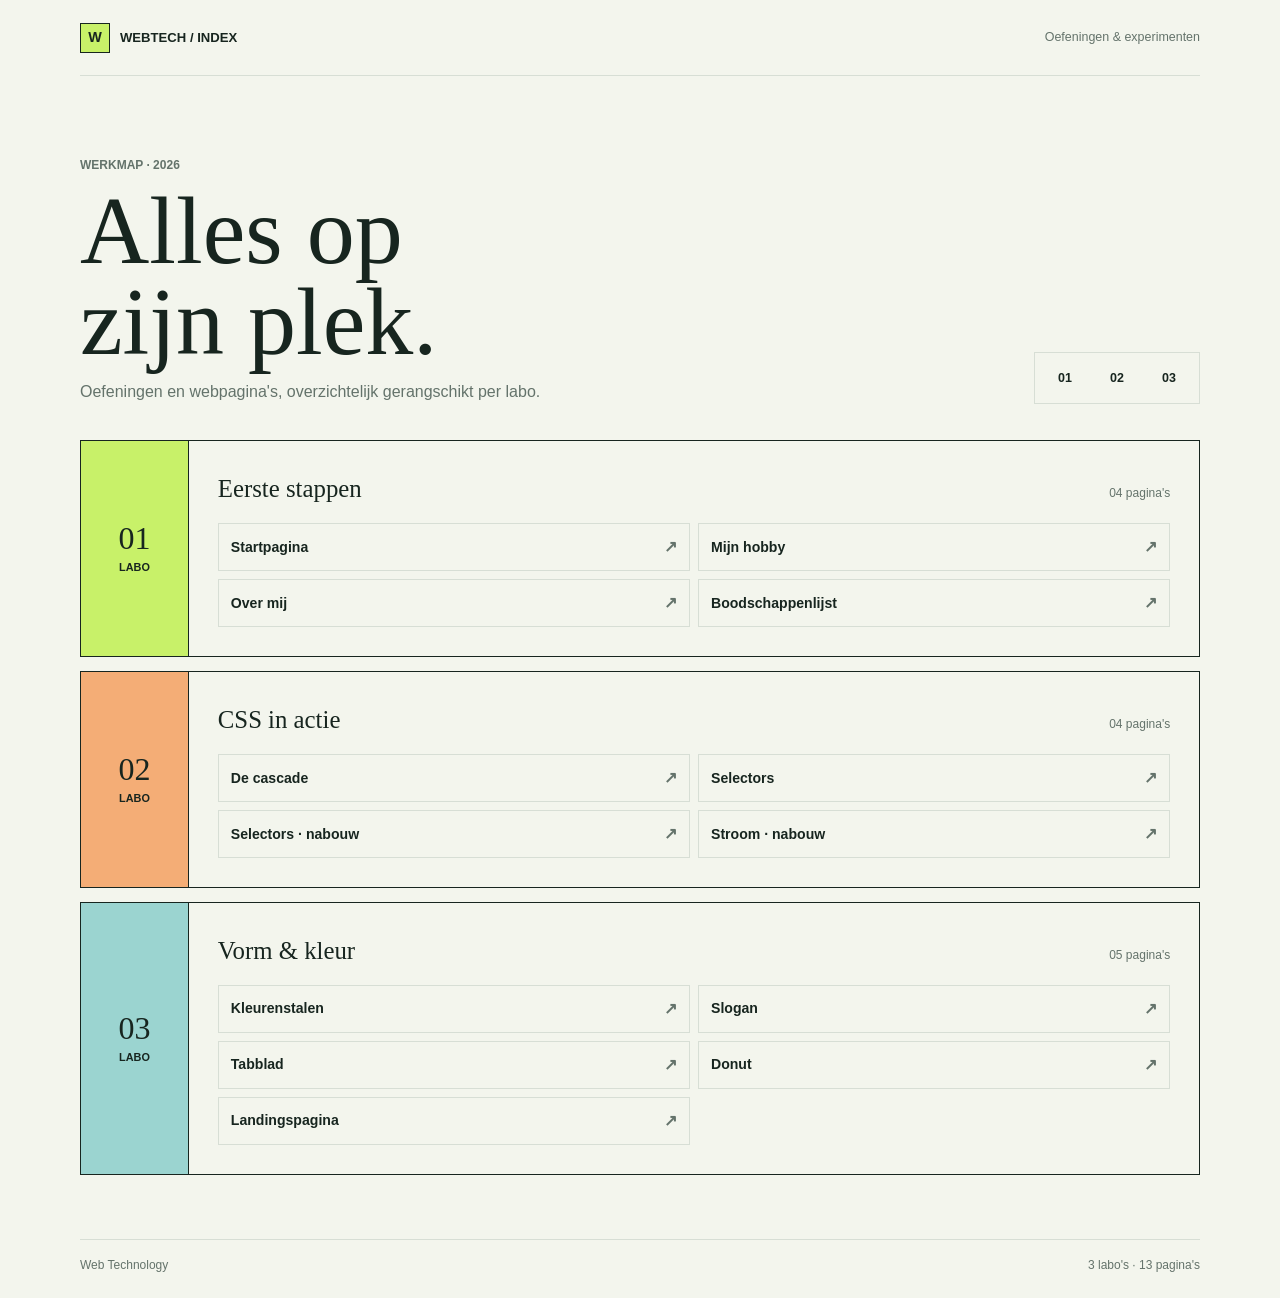
<file: index.html>
<!doctype html>
<html lang="nl">
	<head>
		<meta charset="utf-8" />
		<meta name="viewport" content="width=device-width, initial-scale=1" />
		<meta name="theme-color" content="#f3f5ed" />
		<title>Webtech — oefeningen</title>
		<style>
			:root {
				color-scheme: light;
				--paper: #f3f5ed;
				--ink: #17251f;
				--muted: #64736b;
				--line: #d7ded5;
				--green: #c8f169;
				--orange: #ef7655;
				--blue: #4a91a0;
			}

			* {
				box-sizing: border-box;
			}

			html {
				scroll-behavior: smooth;
				scroll-padding-top: 1.5rem;
			}

			body {
				margin: 0;
				background-color: var(--paper);
				background-image: radial-gradient(#c9d3c9 0.7px, transparent 0.7px);
				background-size: 16px 16px;
				color: var(--ink);
				font-family: "Avenir Next", Avenir, "Trebuchet MS", sans-serif;
				line-height: 1.5;
			}

			a {
				color: inherit;
			}

			a:focus-visible {
				outline: 3px solid var(--blue);
				outline-offset: 4px;
			}

			.page-shell {
				width: min(100% - 40px, 1120px);
				margin-inline: auto;
			}

			.masthead {
				display: flex;
				align-items: center;
				justify-content: space-between;
				min-height: 76px;
				border-bottom: 1px solid var(--line);
			}

			.wordmark {
				display: inline-flex;
				align-items: center;
				gap: 10px;
				font-size: 0.82rem;
				font-weight: 800;
				text-decoration: none;
				text-transform: uppercase;
			}

			.mark {
				display: grid;
				width: 30px;
				aspect-ratio: 1;
				place-items: center;
				background: var(--green);
				border: 1px solid var(--ink);
				font-size: 0.9rem;
			}

			.masthead-note {
				color: var(--muted);
				font-size: 0.78rem;
			}

			.intro {
				display: grid;
				grid-template-columns: minmax(0, 1fr) auto;
				align-items: end;
				gap: 2rem;
				padding-block: clamp(2.5rem, 7vw, 5rem) 2.25rem;
			}

			.eyebrow {
				margin: 0 0 0.7rem;
				color: var(--muted);
				font-size: 0.75rem;
				font-weight: 700;
				text-transform: uppercase;
			}

			h1,
			h2,
			p {
				margin-top: 0;
			}

			h1 {
				max-width: 650px;
				margin-bottom: 0.8rem;
				font-family: Georgia, "Times New Roman", serif;
				font-size: clamp(3rem, 8vw, 6rem);
				font-weight: 500;
				line-height: 0.95;
			}

			.intro-copy {
				max-width: 480px;
				margin-bottom: 0;
				color: var(--muted);
				font-size: 1rem;
			}

			.quick-nav {
				display: flex;
				align-items: center;
				gap: 8px;
				padding: 8px;
				border: 1px solid var(--line);
				background: var(--paper);
			}

			.quick-nav a {
				min-width: 44px;
				padding: 8px 10px;
				font-size: 0.78rem;
				font-weight: 700;
				text-align: center;
				text-decoration: none;
			}

			.quick-nav a:hover {
				background: var(--green);
			}

			.lab-list {
				display: grid;
				gap: 14px;
				padding-bottom: 4rem;
			}

			.lab {
				display: grid;
				grid-template-columns: 108px minmax(0, 1fr);
				border: 1px solid var(--ink);
				background: var(--paper);
				animation: arrive 450ms both;
			}

			.lab:nth-child(2) {
				animation-delay: 80ms;
			}

			.lab:nth-child(3) {
				animation-delay: 160ms;
			}

			.lab-index {
				display: flex;
				flex-direction: column;
				align-items: center;
				justify-content: center;
				gap: 0.3rem;
				padding: 1rem;
				border-right: 1px solid var(--ink);
				background: var(--green);
			}

			.lab:nth-child(2) .lab-index {
				background: #f4ad76;
			}

			.lab:nth-child(3) .lab-index {
				background: #9bd4d0;
			}

			.lab-index span:first-child {
				font-family: Georgia, "Times New Roman", serif;
				font-size: 2rem;
				line-height: 1;
			}

			.lab-index span:last-child {
				font-size: 0.68rem;
				font-weight: 800;
				text-transform: uppercase;
			}

			.lab-content {
				min-width: 0;
				padding: clamp(1.15rem, 3vw, 1.8rem);
			}

			.lab-heading {
				display: flex;
				align-items: baseline;
				justify-content: space-between;
				gap: 1rem;
				margin-bottom: 1rem;
			}

			.lab-heading h2 {
				margin-bottom: 0;
				font-family: Georgia, "Times New Roman", serif;
				font-size: 1.55rem;
				font-weight: 500;
			}

			.count {
				flex: 0 0 auto;
				color: var(--muted);
				font-size: 0.75rem;
			}

			.links {
				display: grid;
				grid-template-columns: repeat(2, minmax(0, 1fr));
				gap: 8px;
				margin: 0;
				padding: 0;
				list-style: none;
			}

			.links a {
				display: flex;
				align-items: center;
				justify-content: space-between;
				gap: 12px;
				min-height: 48px;
				padding: 10px 12px;
				border: 1px solid var(--line);
				font-size: 0.88rem;
				font-weight: 650;
				text-decoration: none;
				transition: border-color 150ms ease, background-color 150ms ease, transform 150ms ease;
			}

			.links a::after {
				color: var(--muted);
				content: "↗";
				font-size: 1rem;
			}

			.links a:hover {
				transform: translateY(-2px);
				border-color: var(--ink);
				background: var(--green);
			}

			.footer {
				display: flex;
				justify-content: space-between;
				gap: 1rem;
				padding-block: 1rem 1.5rem;
				border-top: 1px solid var(--line);
				color: var(--muted);
				font-size: 0.75rem;
			}

			@keyframes arrive {
				from {
					opacity: 0;
					transform: translateY(10px);
				}
				to {
					opacity: 1;
					transform: translateY(0);
				}
			}

			@media (max-width: 650px) {
				.page-shell {
					width: min(100% - 28px, 1120px);
				}

				.masthead-note {
					font-size: 0.7rem;
				}

				.intro {
					grid-template-columns: 1fr;
					gap: 1.4rem;
				}

				.quick-nav {
					width: fit-content;
				}

				.lab {
					grid-template-columns: 62px minmax(0, 1fr);
				}

				.lab-index {
					padding: 0.5rem;
				}

				.lab-index span:first-child {
					font-size: 1.5rem;
				}

				.lab-index span:last-child {
					font-size: 0.58rem;
				}

				.links {
					grid-template-columns: 1fr;
				}

				.footer {
					flex-direction: column;
					gap: 0.2rem;
				}
			}

			@media (prefers-reduced-motion: reduce) {
				*,
				*::before,
				*::after {
					scroll-behavior: auto !important;
					animation-duration: 0.01ms !important;
					animation-iteration-count: 1 !important;
					transition-duration: 0.01ms !important;
				}
			}
		</style>
	</head>
	<body>
		<div class="page-shell">
			<header class="masthead">
				<a class="wordmark" href="#top" aria-label="Webtech startpagina">
					<span class="mark" aria-hidden="true">W</span>
					<span>Webtech / index</span>
				</a>
				<span class="masthead-note">Oefeningen &amp; experimenten</span>
			</header>

			<main id="top">
				<section class="intro" aria-labelledby="page-title">
					<div>
						<p class="eyebrow">Werkmap · 2026</p>
						<h1 id="page-title">Alles op<br />zijn plek.</h1>
						<p class="intro-copy">Oefeningen en webpagina's, overzichtelijk gerangschikt per labo.</p>
					</div>
					<nav class="quick-nav" aria-label="Spring naar een labo">
						<a href="#labo-01">01</a>
						<a href="#labo-02">02</a>
						<a href="#labo-03">03</a>
					</nav>
				</section>

				<div class="lab-list">
					<section class="lab" id="labo-01" aria-labelledby="labo-01-title">
						<div class="lab-index" aria-hidden="true"><span>01</span><span>Labo</span></div>
						<div class="lab-content">
							<div class="lab-heading">
								<h2 id="labo-01-title">Eerste stappen</h2>
								<span class="count">04 pagina's</span>
							</div>
							<ul class="links">
								<li><a href="labo-01/index.html">Startpagina</a></li>
								<li><a href="labo-01/hobby.html">Mijn hobby</a></li>
								<li><a href="labo-01/over-mij.html">Over mij</a></li>
								<li><a href="labo-01/boodschappenlijst.html">Boodschappenlijst</a></li>
							</ul>
						</div>
					</section>

					<section class="lab" id="labo-02" aria-labelledby="labo-02-title">
						<div class="lab-index" aria-hidden="true"><span>02</span><span>Labo</span></div>
						<div class="lab-content">
							<div class="lab-heading">
								<h2 id="labo-02-title">CSS in actie</h2>
								<span class="count">04 pagina's</span>
							</div>
							<ul class="links">
								<li><a href="labo-02/cascade/index.html">De cascade</a></li>
								<li><a href="labo-02/selectors/index.html">Selectors</a></li>
								<li><a href="labo-02/selectors/nabouw/index.html">Selectors · nabouw</a></li>
								<li><a href="labo-02/nabouw/index.html">Stroom · nabouw</a></li>
							</ul>
						</div>
					</section>

					<section class="lab" id="labo-03" aria-labelledby="labo-03-title">
						<div class="lab-index" aria-hidden="true"><span>03</span><span>Labo</span></div>
						<div class="lab-content">
							<div class="lab-heading">
								<h2 id="labo-03-title">Vorm &amp; kleur</h2>
								<span class="count">05 pagina's</span>
							</div>
							<ul class="links">
								<li><a href="labo-03/kleuren/index.html">Kleurenstalen</a></li>
								<li><a href="labo-03/slogan/index.html">Slogan</a></li>
								<li><a href="labo-03/tabblad/index.html">Tabblad</a></li>
								<li><a href="labo-03/donut/index.html">Donut</a></li>
								<li><a href="labo-03/landing/index.html">Landingspagina</a></li>
							</ul>
						</div>
					</section>
				</div>
			</main>

			<footer class="footer">
				<span>Web Technology</span>
				<span>3 labo's · 13 pagina's</span>
			</footer>
		</div>
	</body>
</html>
</file>
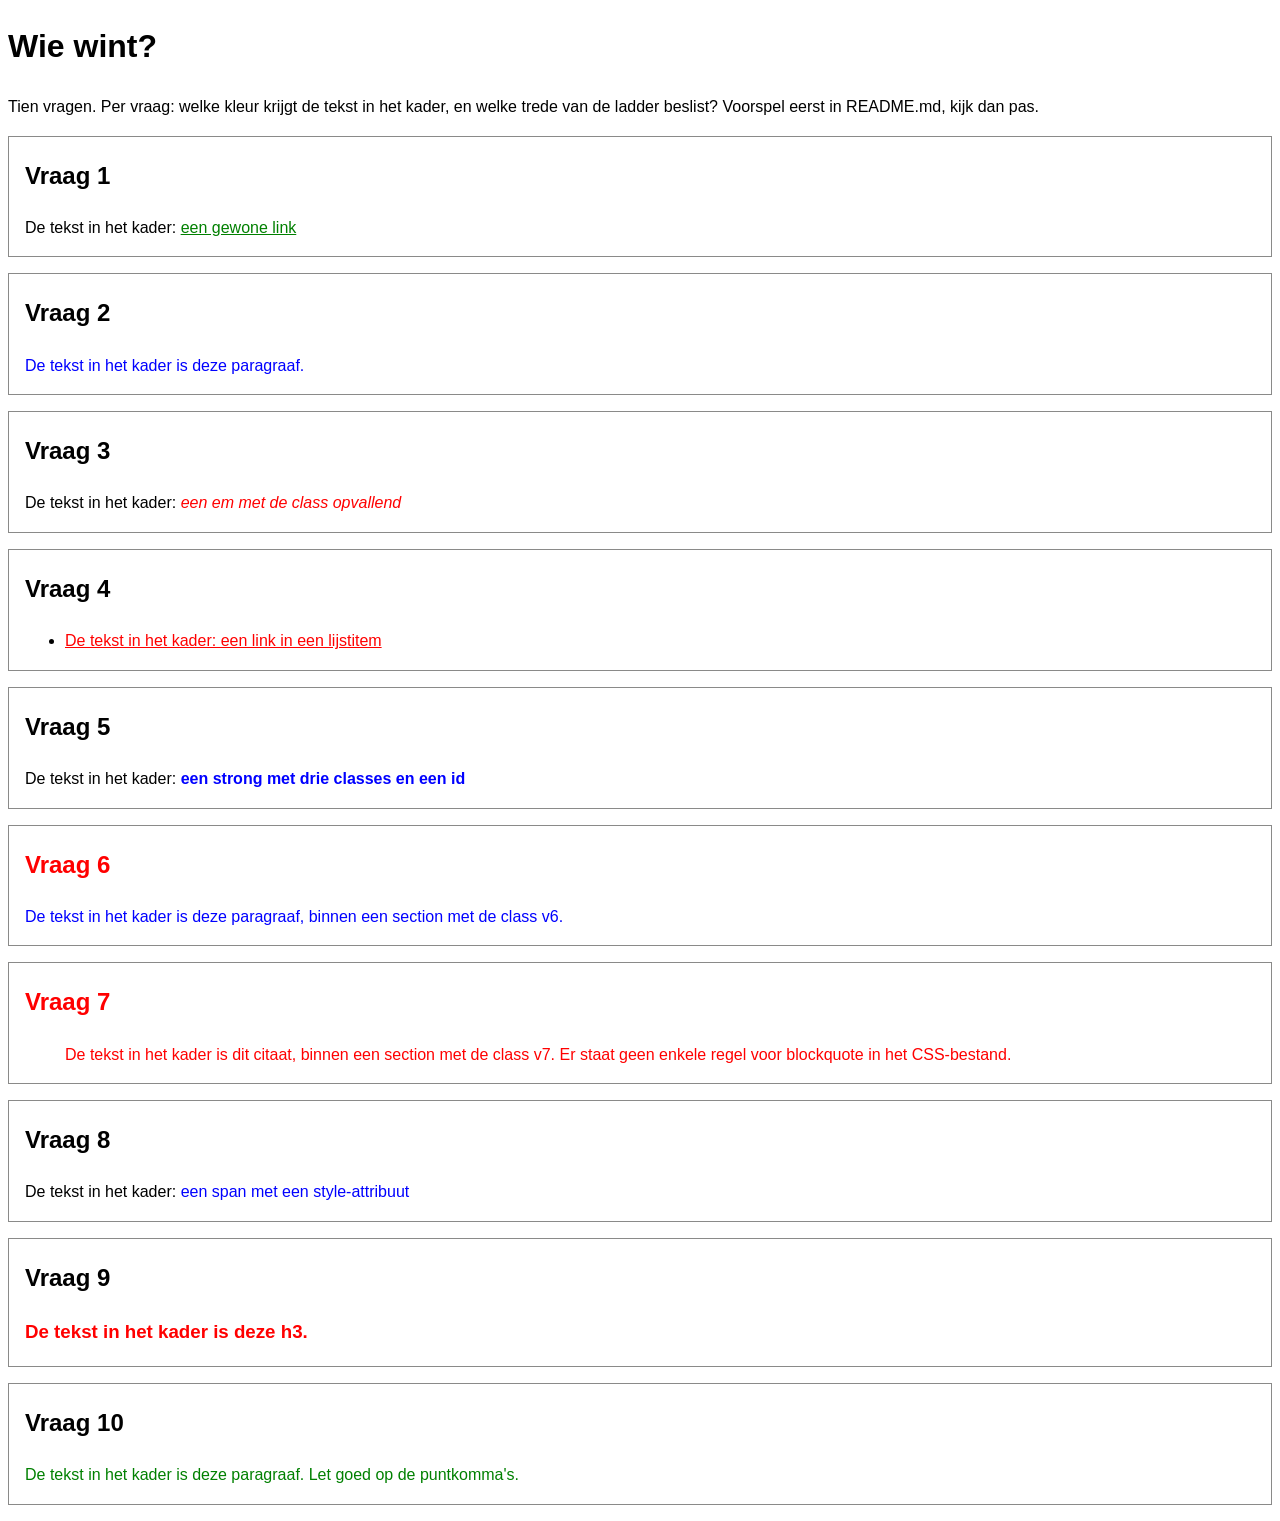
<file: labo-02/cascade/index.html>
<!-- index.html - oefening 3: voorspel, dan kijk. Wijzig dit bestand niet. -->
<!doctype html>
<html lang="nl">
  <head>
    <meta charset="utf-8">
    <meta name="viewport" content="width=device-width, initial-scale=1">
    <title>Wie wint? Tien vragen over de cascade</title>
    <link rel="stylesheet" href="css/stijl.css">
  </head>
  <body>
    <h1>Wie wint?</h1>
    <p>Tien vragen. Per vraag: welke kleur krijgt de tekst in het kader, en welke trede van de ladder beslist? Voorspel eerst in README.md, kijk dan pas.</p>

    <section class="vraag v1">
      <h2>Vraag 1</h2>
      <p>De tekst in het kader: <a href="#">een gewone link</a></p>
    </section>

    <section class="vraag v2">
      <h2>Vraag 2</h2>
      <p class="v2-tekst">De tekst in het kader is deze paragraaf.</p>
    </section>

    <section class="vraag v3">
      <h2>Vraag 3</h2>
      <p>De tekst in het kader: <em class="opvallend">een em met de class opvallend</em></p>
    </section>

    <section class="vraag v4">
      <h2>Vraag 4</h2>
      <ul>
        <li><a href="#">De tekst in het kader: een link in een lijstitem</a></li>
      </ul>
    </section>

    <section class="vraag v5">
      <h2>Vraag 5</h2>
      <p>De tekst in het kader: <strong class="een twee drie" id="v5-tekst">een strong met drie classes en een id</strong></p>
    </section>

    <section class="vraag v6">
      <h2>Vraag 6</h2>
      <p class="v6-tekst">De tekst in het kader is deze paragraaf, binnen een section met de class v6.</p>
    </section>

    <section class="vraag v7">
      <h2>Vraag 7</h2>
      <blockquote>De tekst in het kader is dit citaat, binnen een section met de class v7. Er staat geen enkele regel voor blockquote in het CSS-bestand.</blockquote>
    </section>

    <section class="vraag v8">
      <h2>Vraag 8</h2>
      <p>De tekst in het kader: <span class="v8-tekst" style="color: blue">een span met een style-attribuut</span></p>
    </section>

    <section class="vraag v9">
      <h2>Vraag 9</h2>
      <h3 class="v9-tekst">De tekst in het kader is deze h3.</h3>
    </section>

    <section class="vraag v10">
      <h2>Vraag 10</h2>
      <p class="v10-tekst">De tekst in het kader is deze paragraaf. Let goed op de puntkomma's.</p>
    </section>
  </body>
</html>
</file>
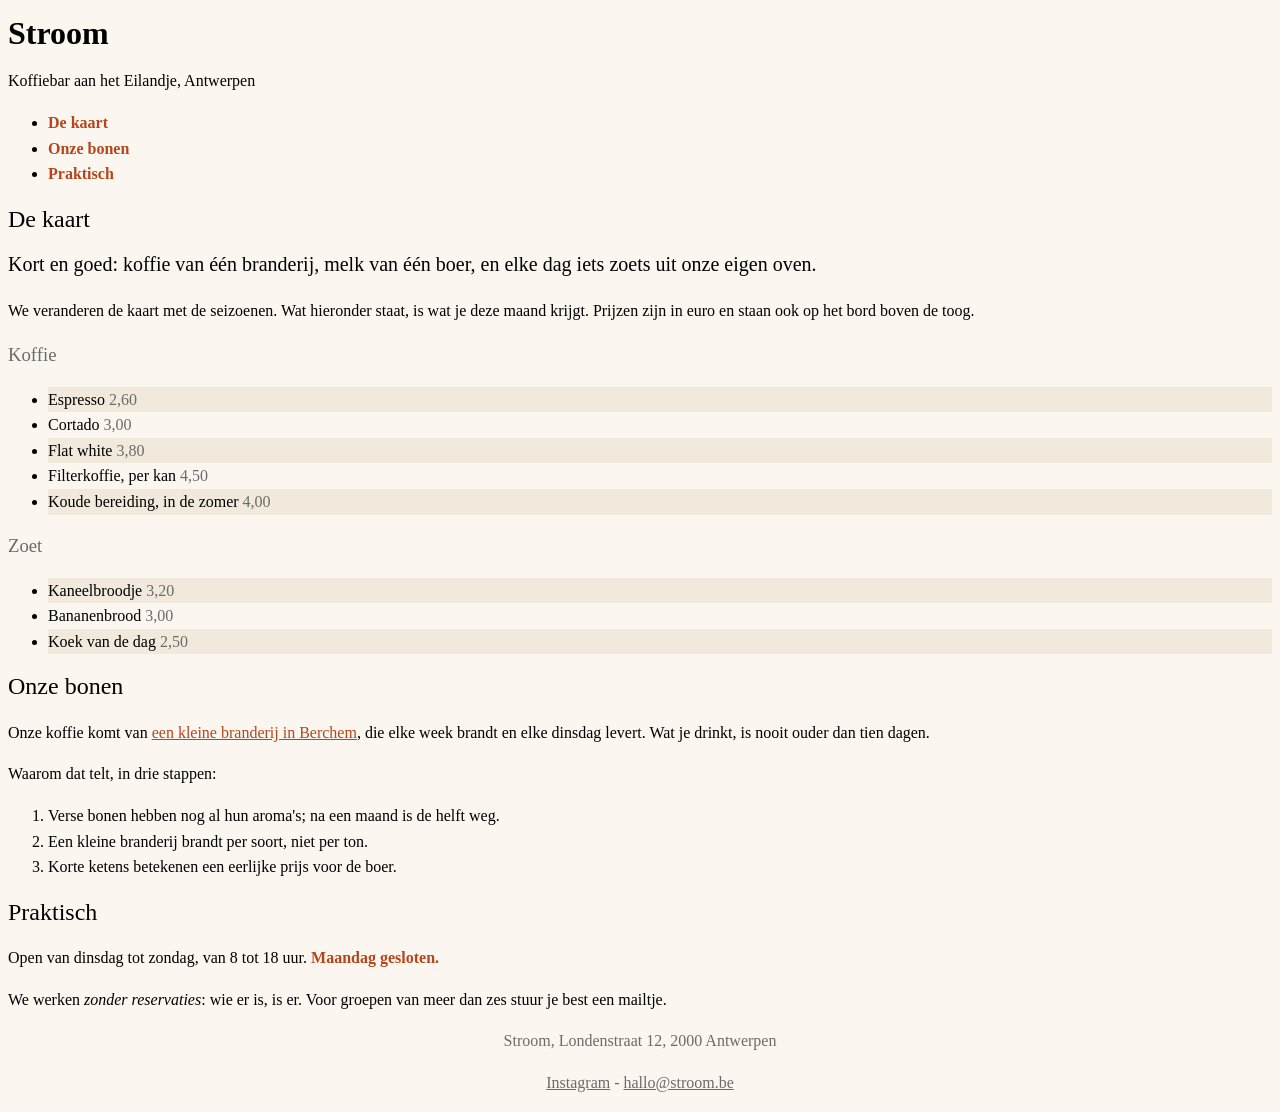
<file: labo-02/nabouw/index.html>
<!-- index.html - nabouw labo 2. Dit bestand mag je NIET wijzigen: geen class erbij, geen element verplaatst, geen style-attribuut. Jij schrijft css/stijl.css. -->
<!--
  Wat het screenshot niet kan tonen (hover en focus):
  - links in de navigatie: accentkleur, vet, geen onderstreping;
    bij hover en focus: inktkleur en onderstreept
  - links in main: accentkleur, onderstreept;
    bij hover en focus: papierkleur op een achtergrond in de accentkleur
  - links in de footer: gedempte kleur; bij hover en focus: accentkleur
-->
<!doctype html>
<html lang="nl">
  <head>
    <meta charset="utf-8">
    <meta name="viewport" content="width=device-width, initial-scale=1">
    <title>Stroom - koffiebar aan het Eilandje</title>
    <link rel="stylesheet" href="css/stijl.css">
  </head>
  <body>
    <header>
      <h1>Stroom</h1>
      <p class="slogan">Koffiebar aan het Eilandje, Antwerpen</p>
      <nav>
        <ul>
          <li><a href="#kaart">De kaart</a></li>
          <li><a href="#bonen">Onze bonen</a></li>
          <li><a href="#praktisch">Praktisch</a></li>
        </ul>
      </nav>
    </header>

    <main>
      <article>
        <h2 id="kaart">De kaart</h2>
        <p class="intro">Kort en goed: koffie van één branderij, melk van één boer, en elke dag iets zoets uit onze eigen oven.</p>
        <p>We veranderen de kaart met de seizoenen. Wat hieronder staat, is wat je deze maand krijgt. Prijzen zijn in euro en staan ook op het bord boven de toog.</p>

        <h3>Koffie</h3>
        <ul class="kaart">
          <li>Espresso <span class="prijs">2,60</span></li>
          <li>Cortado <span class="prijs">3,00</span></li>
          <li>Flat white <span class="prijs">3,80</span></li>
          <li>Filterkoffie, per kan <span class="prijs">4,50</span></li>
          <li>Koude bereiding, in de zomer <span class="prijs">4,00</span></li>
        </ul>

        <h3>Zoet</h3>
        <ul class="kaart">
          <li>Kaneelbroodje <span class="prijs">3,20</span></li>
          <li>Bananenbrood <span class="prijs">3,00</span></li>
          <li>Koek van de dag <span class="prijs">2,50</span></li>
        </ul>

        <h2 id="bonen">Onze bonen</h2>
        <p>Onze koffie komt van <a href="https://www.example.be">een kleine branderij in Berchem</a>, die elke week brandt en elke dinsdag levert. Wat je drinkt, is nooit ouder dan tien dagen.</p>
        <p>Waarom dat telt, in drie stappen:</p>
        <ol>
          <li>Verse bonen hebben nog al hun aroma's; na een maand is de helft weg.</li>
          <li>Een kleine branderij brandt per soort, niet per ton.</li>
          <li>Korte ketens betekenen een eerlijke prijs voor de boer.</li>
        </ol>

        <h2 id="praktisch">Praktisch</h2>
        <p>Open van dinsdag tot zondag, van 8 tot 18 uur. <strong>Maandag gesloten.</strong></p>
        <p>We werken <em>zonder reservaties</em>: wie er is, is er. Voor groepen van meer dan zes stuur je best een mailtje.</p>
      </article>
    </main>

    <footer>
      <p>Stroom, Londenstraat 12, 2000 Antwerpen</p>
      <p><a href="https://www.instagram.com">Instagram</a> - <a href="mailto:hallo@stroom.be">hallo@stroom.be</a></p>
    </footer>
  </body>
</html>
</file>
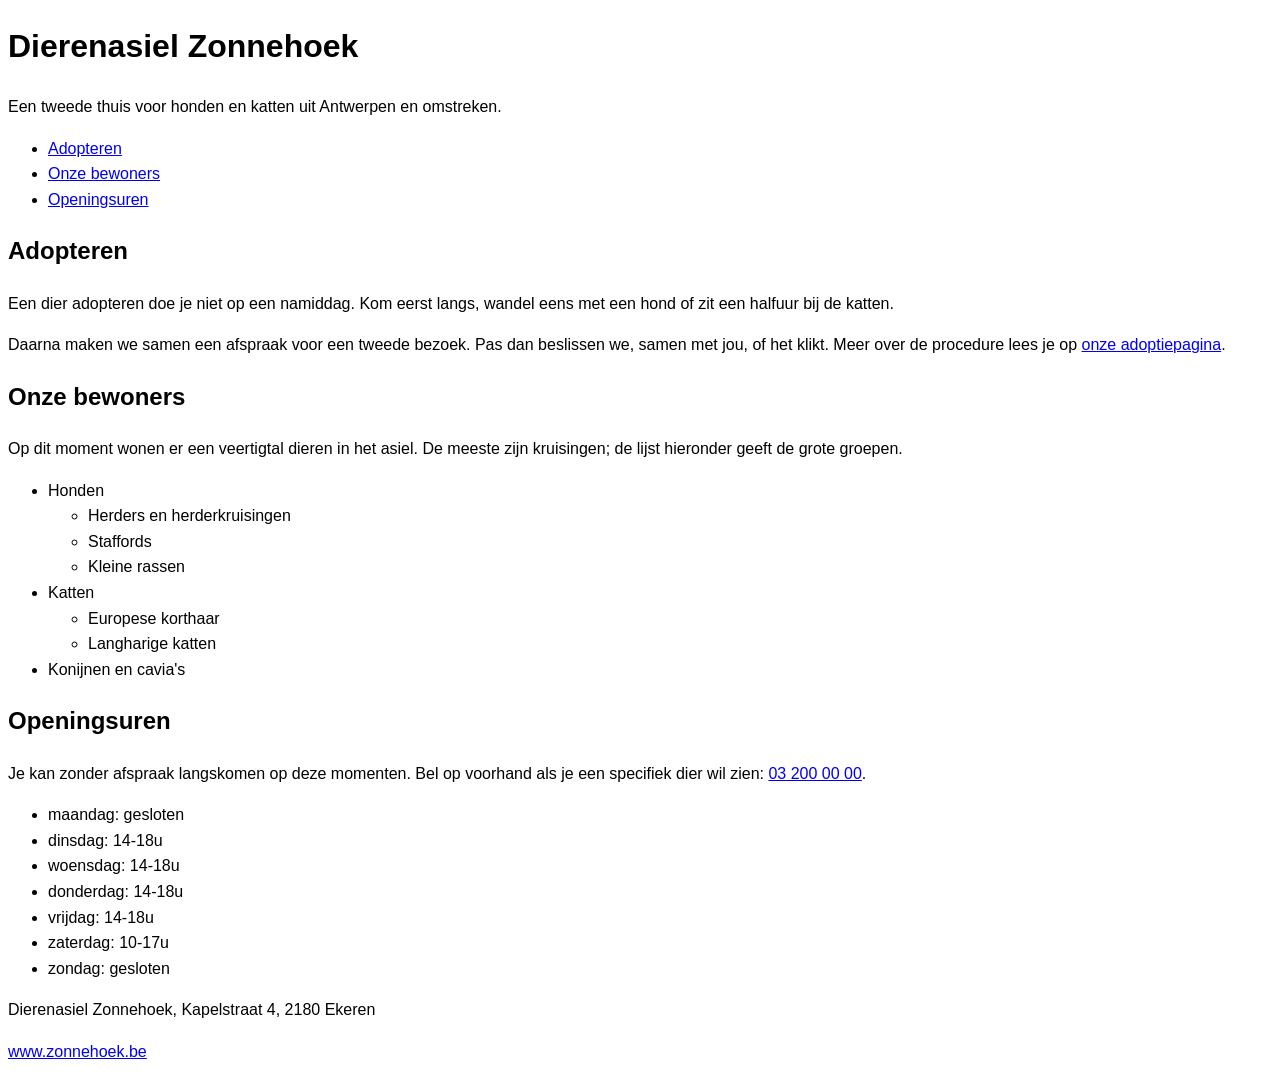
<file: labo-02/selectors/index.html>
<!-- index.html - oefening 2: selectors. Wijzig dit bestand niet; alles wat je nodig hebt, staat erin. -->
<!doctype html>
<html lang="nl">
  <head>
    <meta charset="utf-8">
    <meta name="viewport" content="width=device-width, initial-scale=1">
    <title>Dierenasiel Zonnehoek</title>
    <link rel="stylesheet" href="css/stijl.css">
  </head>
  <body>
    <header>
      <h1>Dierenasiel Zonnehoek</h1>
      <p class="slogan">Een tweede thuis voor honden en katten uit Antwerpen en omstreken.</p>
      <nav>
        <ul>
          <li><a href="#adopteren">Adopteren</a></li>
          <li><a href="#rassen">Onze bewoners</a></li>
          <li><a href="#uren">Openingsuren</a></li>
        </ul>
      </nav>
    </header>

    <main>
      <article>
        <h2 id="adopteren">Adopteren</h2>
        <p class="intro">Een dier adopteren doe je niet op een namiddag. Kom eerst langs, wandel eens met een hond of zit een halfuur bij de katten.</p>
        <p>Daarna maken we samen een afspraak voor een tweede bezoek. Pas dan beslissen we, samen met jou, of het klikt. Meer over de procedure lees je op <a href="https://www.zonnehoek.be/adoptie">onze adoptiepagina</a>.</p>

        <h2 id="rassen">Onze bewoners</h2>
        <p>Op dit moment wonen er een veertigtal dieren in het asiel. De meeste zijn kruisingen; de lijst hieronder geeft de grote groepen.</p>
        <ul class="rassen">
          <li>Honden
            <ul>
              <li>Herders en herderkruisingen</li>
              <li>Staffords</li>
              <li>Kleine rassen</li>
            </ul>
          </li>
          <li>Katten
            <ul>
              <li>Europese korthaar</li>
              <li>Langharige katten</li>
            </ul>
          </li>
          <li>Konijnen en cavia's</li>
        </ul>

        <h2 id="uren">Openingsuren</h2>
        <p>Je kan zonder afspraak langskomen op deze momenten. Bel op voorhand als je een specifiek dier wil zien: <a href="tel:+3232000000">03 200 00 00</a>.</p>
        <ul class="uren">
          <li>maandag: gesloten</li>
          <li>dinsdag: 14-18u</li>
          <li>woensdag: 14-18u</li>
          <li>donderdag: 14-18u</li>
          <li>vrijdag: 14-18u</li>
          <li>zaterdag: 10-17u</li>
          <li>zondag: gesloten</li>
        </ul>
      </article>
    </main>

    <footer>
      <p>Dierenasiel Zonnehoek, Kapelstraat 4, 2180 Ekeren</p>
      <p><a href="https://www.zonnehoek.be">www.zonnehoek.be</a></p>
    </footer>
  </body>
</html>
</file>
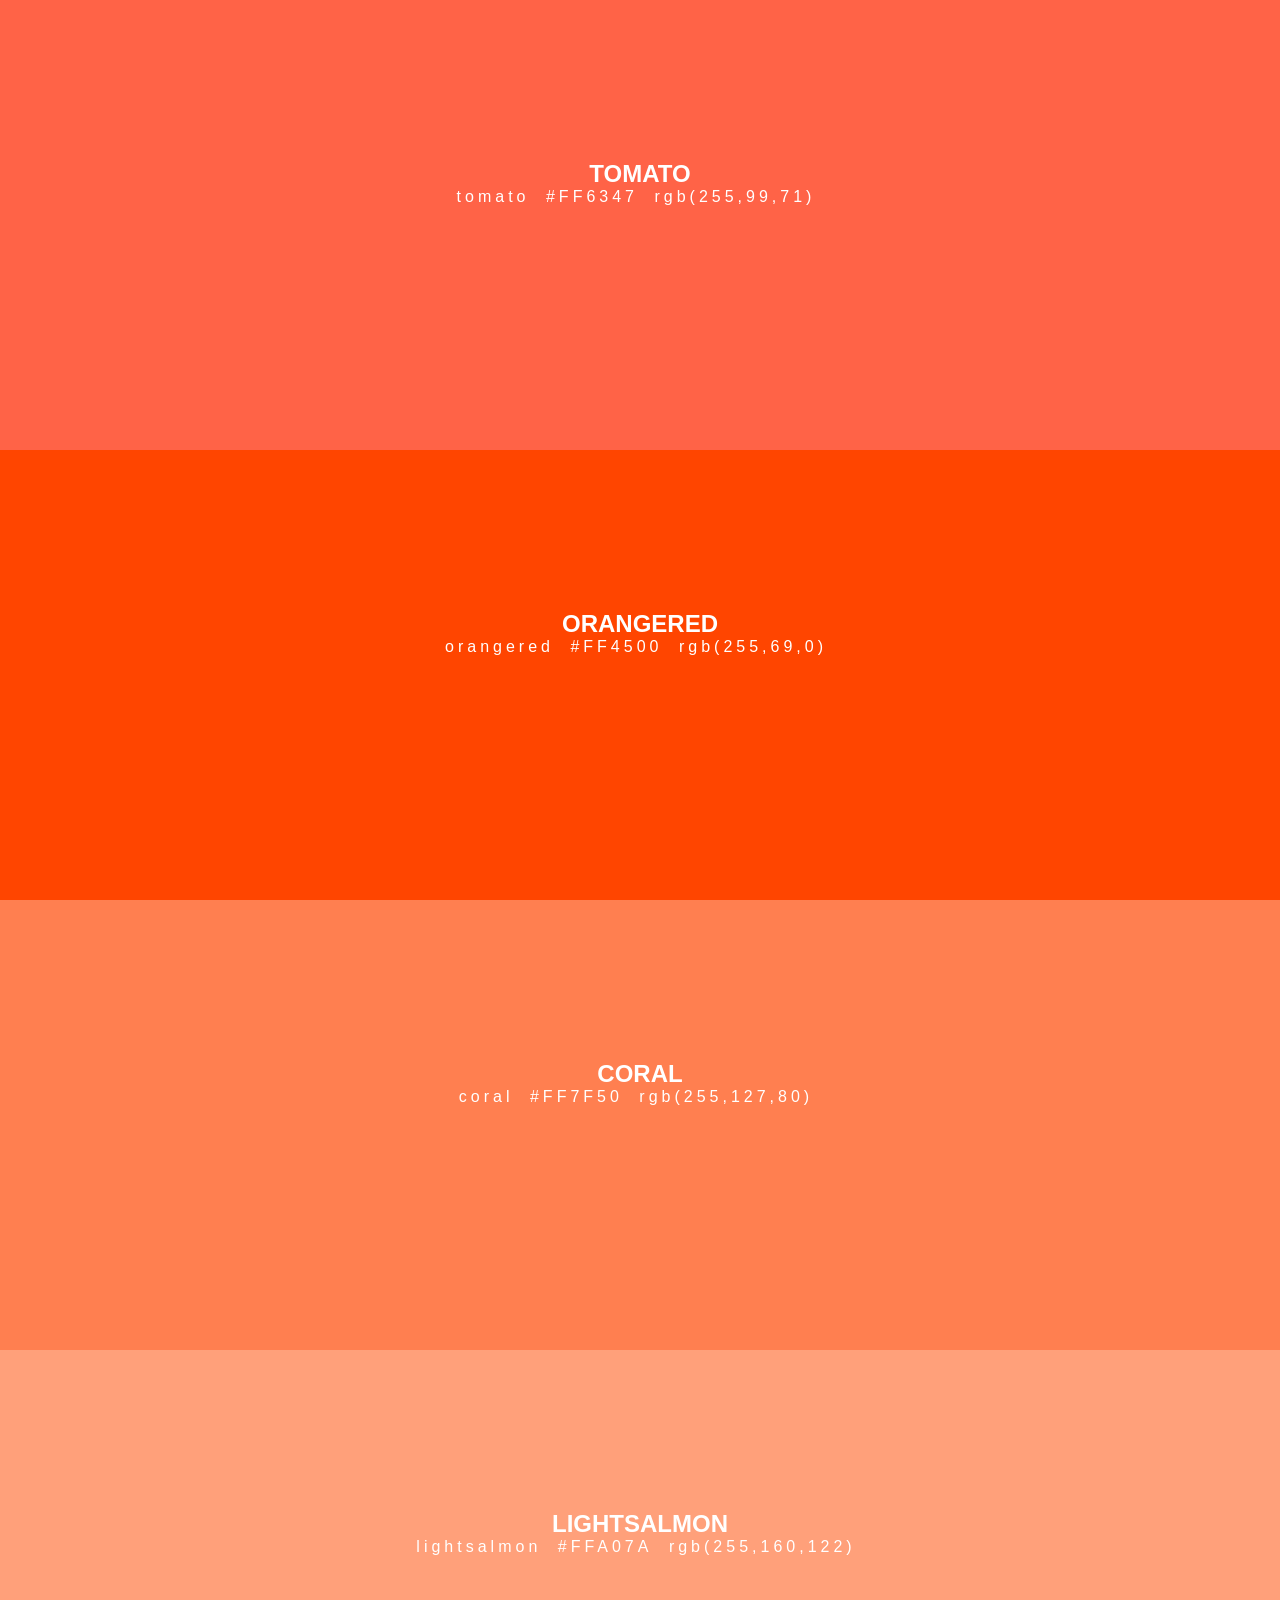
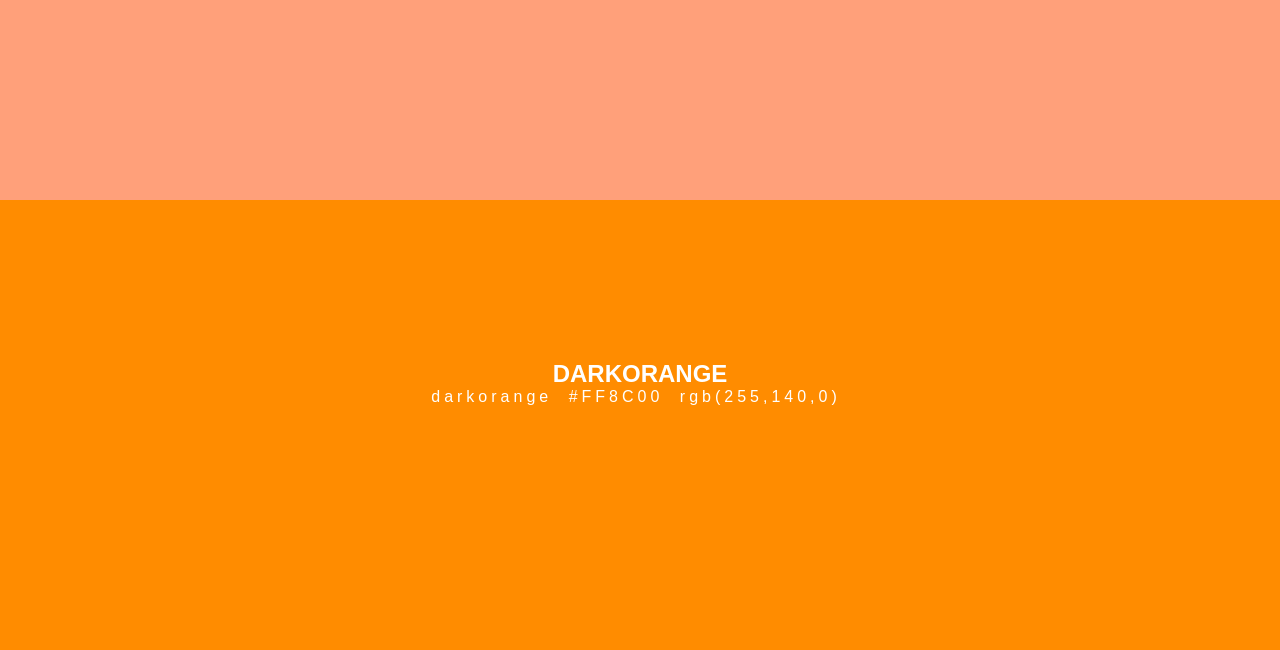
<file: labo-03/kleuren/index.html>
<!doctype html>
<html lang="en">
<head>
  <meta charset="utf-8">
  <meta name="viewport" content="width=device-width, initial-scale=1">
  <title>Labo 3 - Kleurenstalen</title>
  <link rel="stylesheet" href="css/reset.css">
  <link rel="stylesheet" href="css/stijl.css">
</head>
<body>
  <!-- Do not change this file. Write your CSS in css/stijl.css. -->
  <ul>
    <li class="tomato">
      <h2>TOMATO</h2>
      <p class="codes"><span>tomato</span> <span>#FF6347</span> <span>rgb(255,99,71)</span></p>
    </li>
    <li class="orangered">
      <h2>ORANGERED</h2>
      <p class="codes"><span>orangered</span> <span>#FF4500</span> <span>rgb(255,69,0)</span></p>
    </li>
    <li class="coral">
      <h2>CORAL</h2>
      <p class="codes"><span>coral</span> <span>#FF7F50</span> <span>rgb(255,127,80)</span></p>
    </li>
    <li class="lightsalmon">
      <h2>LIGHTSALMON</h2>
      <p class="codes"><span>lightsalmon</span> <span>#FFA07A</span> <span>rgb(255,160,122)</span></p>
    </li>
    <li class="darkorange">
      <h2>DARKORANGE</h2>
      <p class="codes"><span>darkorange</span> <span>#FF8C00</span> <span>rgb(255,140,0)</span></p>
    </li>
  </ul>
</body>
</html>
</file>
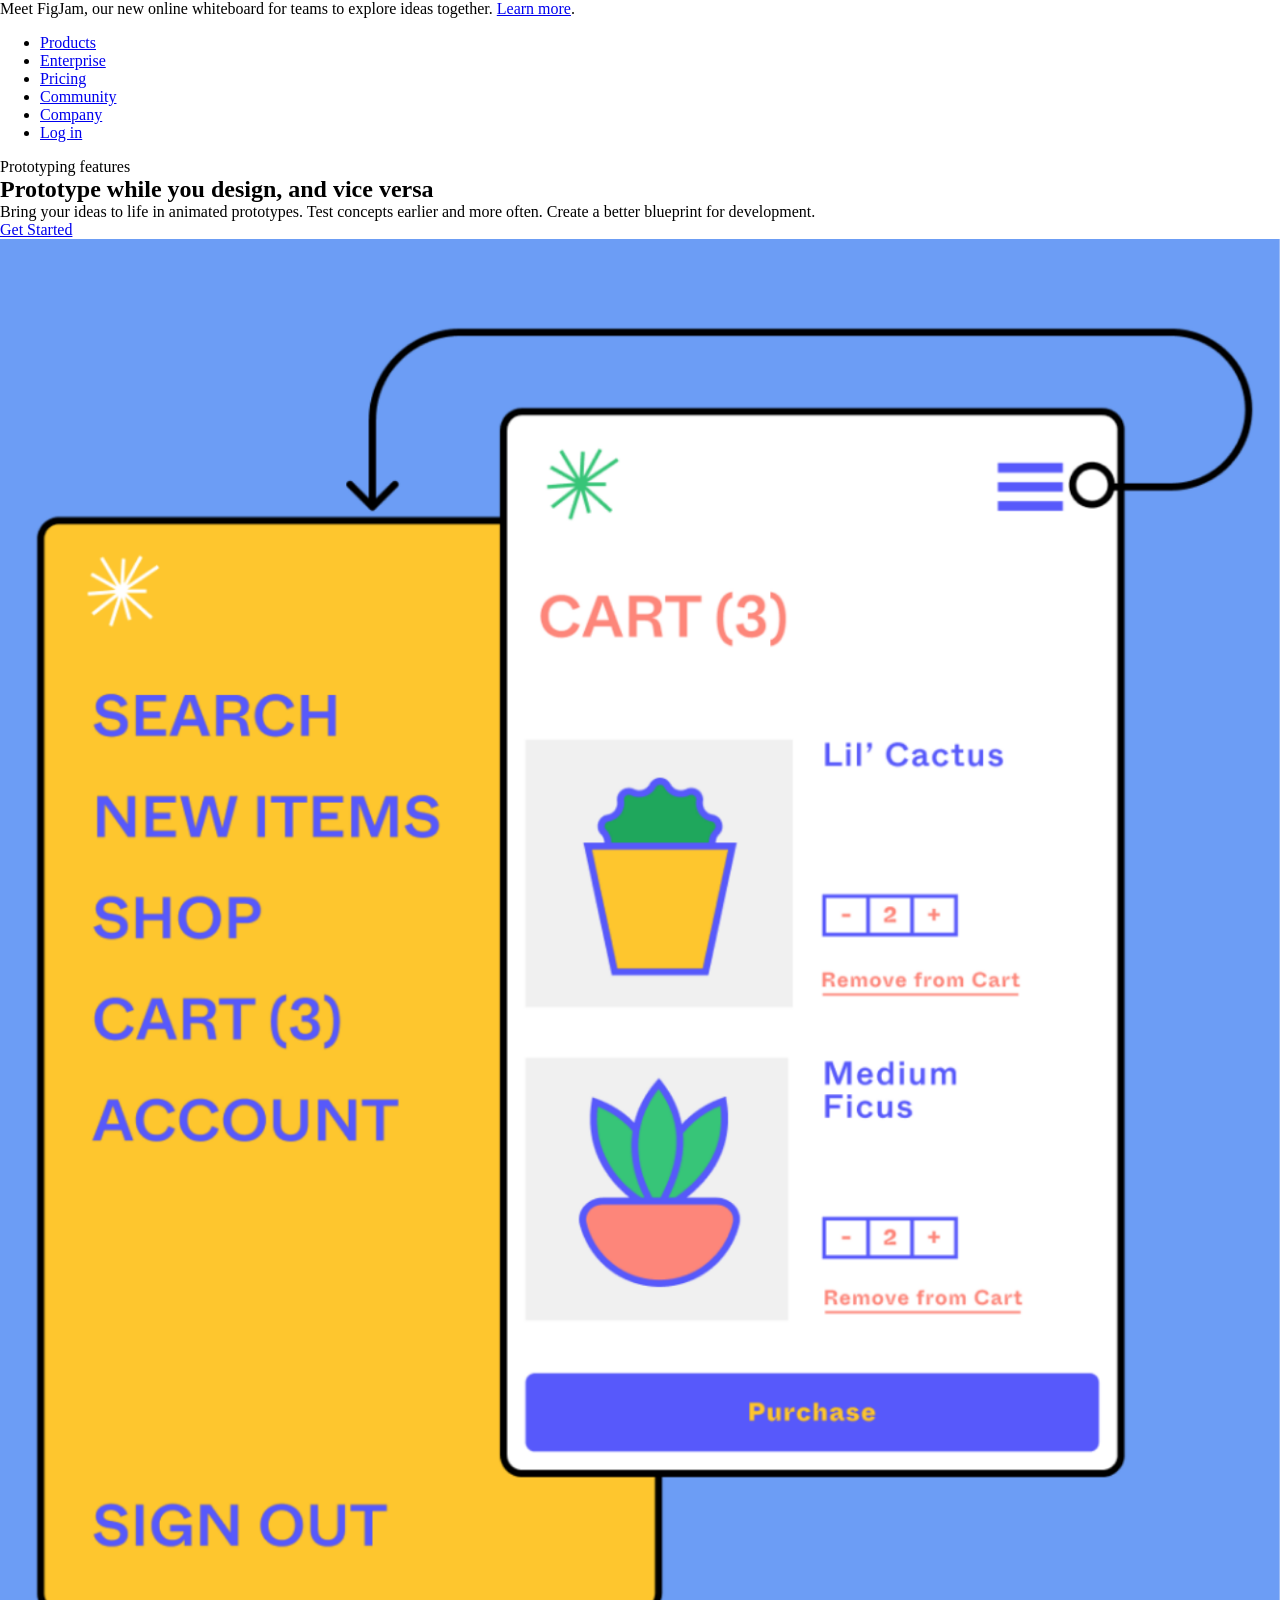
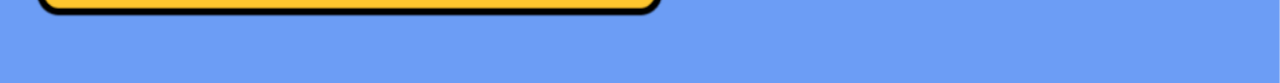
<file: labo-03/landing/index.html>
<!doctype html>
<html lang="en">
<head>
  <meta charset="utf-8">
  <meta name="viewport" content="width=device-width, initial-scale=1">
  <title>Labo 3 - Landingspagina</title>
  <link rel="stylesheet" href="css/reset.css">
  <link rel="stylesheet" href="css/stijl.css">
</head>
<body>
  <!-- Do not change this file. Write your CSS in css/stijl.css.
       Not visible in the screenshot: on :hover and :focus the links in the
       banner and in the navigation get an underline, and the button turns
       dark grey (#333333) instead of black. -->
  <div class="banner">
    <p>Meet FigJam, our new online whiteboard for teams to explore ideas together. <a href="#">Learn more</a>.</p>
  </div>
  <header>
    <nav>
      <ul>
        <li><a href="#">Products</a></li>
        <li><a href="#">Enterprise</a></li>
        <li><a href="#">Pricing</a></li>
        <li><a href="#">Community</a></li>
        <li><a href="#">Company</a></li>
        <li><a href="#">Log in</a></li>
      </ul>
    </nav>
  </header>
  <main>
    <article>
      <p class="bovenkop">Prototyping features</p>
      <h1>Prototype while you design, and vice versa</h1>
      <p>Bring your ideas to life in animated prototypes. Test concepts earlier and more often. Create a better blueprint for development.</p>
      <a href="#" class="knop">Get Started</a>
    </article><!-- no whitespace between these two tags: see syllabus 3.7 --><div class="afbeelding">
      <img src="afbeeldingen/prototype.png" alt="Prototype of a plant shop: a yellow menu panel next to a white cart screen">
    </div>
  </main>
</body>
</html>
</file>
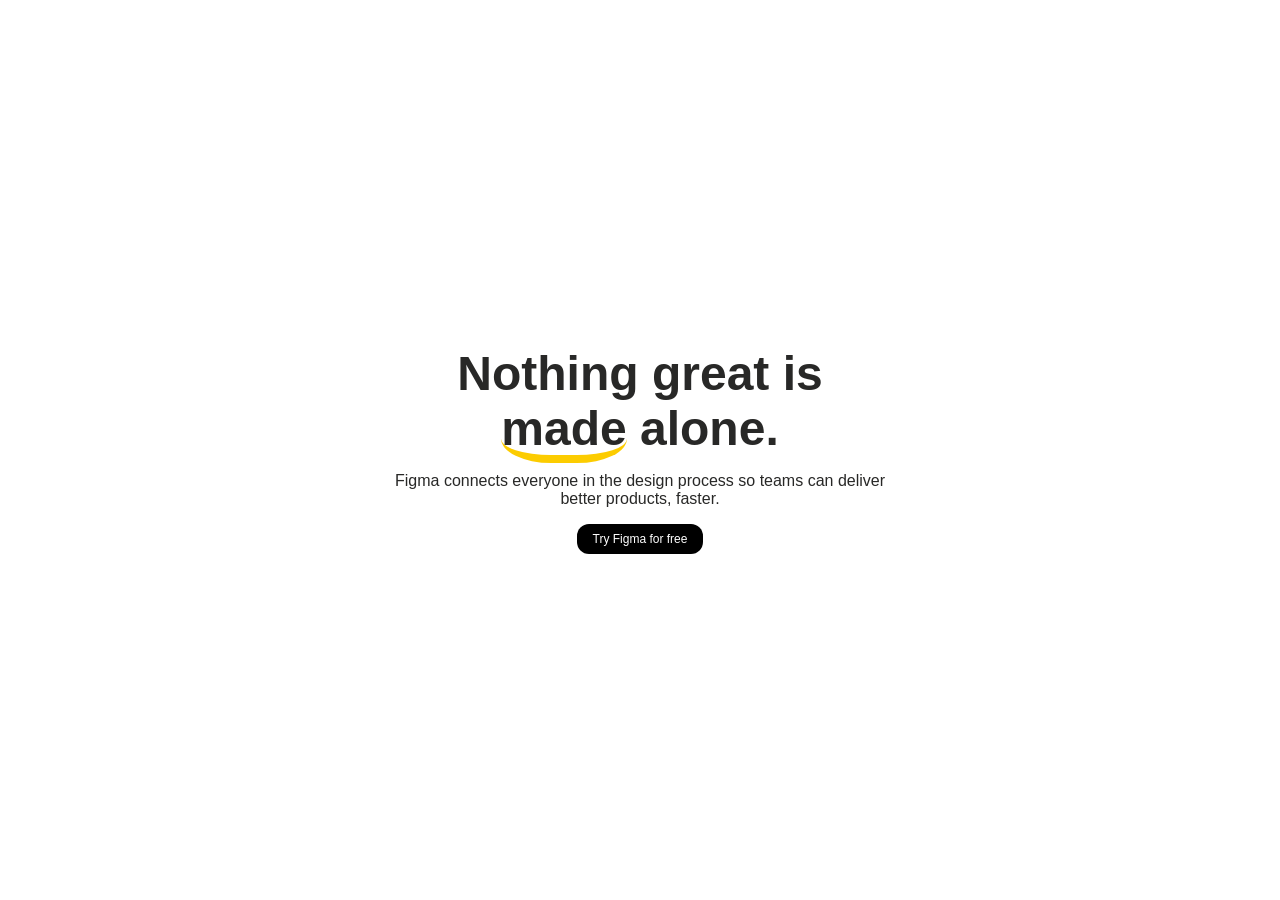
<file: labo-03/slogan/index.html>
<!doctype html>
<html lang="en">
<head>
  <meta charset="utf-8">
  <meta name="viewport" content="width=device-width, initial-scale=1">
  <title>Labo 3 - Slogan</title>
  <link rel="stylesheet" href="css/reset.css">
  <link rel="stylesheet" href="css/stijl.css">
</head>
<body>
  <!-- Do not change this file. Write your CSS in css/stijl.css.
       Not visible in the screenshot: on :hover and :focus the button turns
       dark grey (#333333) instead of black. -->
  <h2>Nothing great is <br><span>made</span> alone.</h2>
  <p>Figma connects everyone in the design process so teams can deliver <br> better products, faster.</p>
  <a href="https://www.figma.com">Try Figma for free</a>
</body>
</html>
</file>
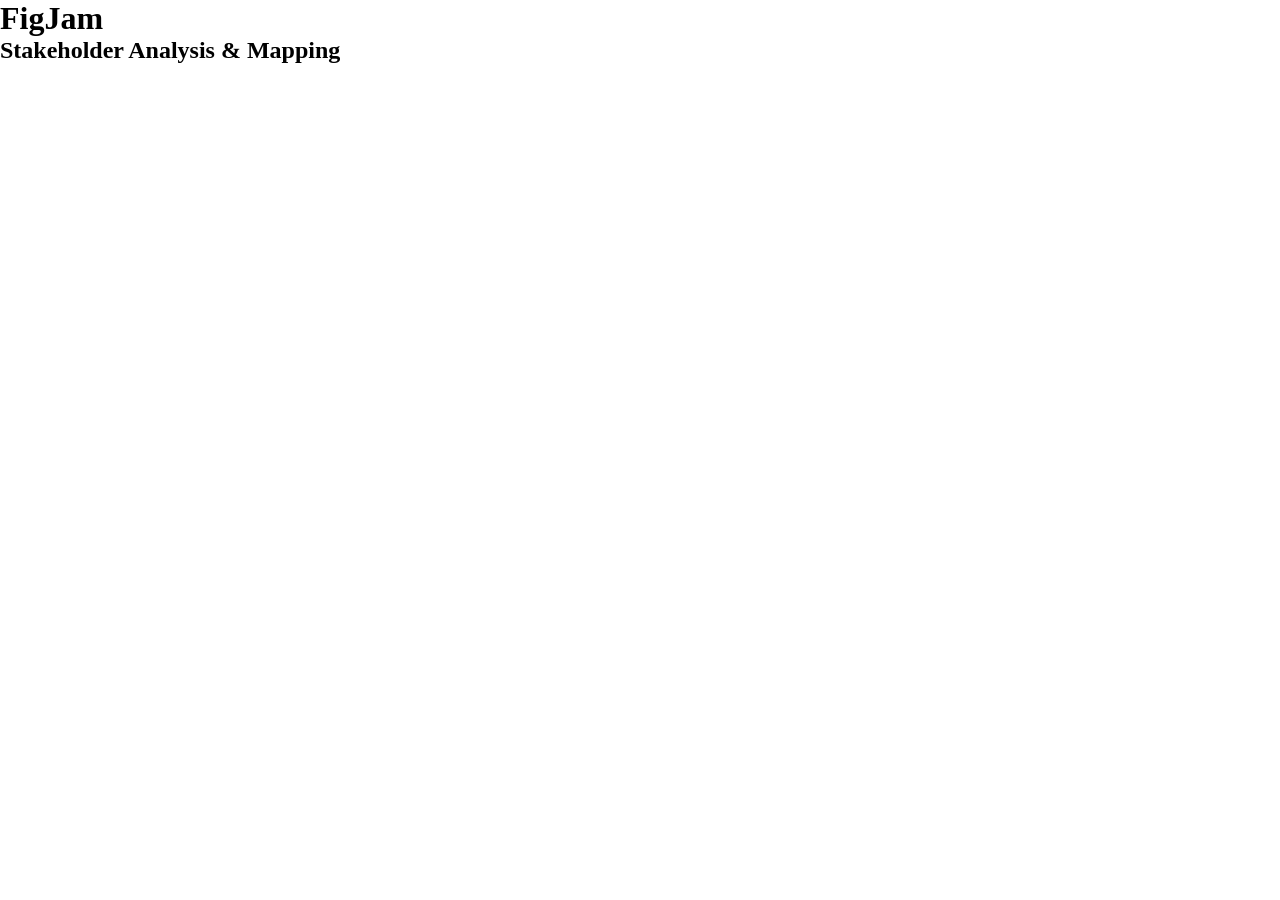
<file: labo-03/tabblad/index.html>
<!doctype html>
<html lang="en">
<head>
  <meta charset="utf-8">
  <meta name="viewport" content="width=device-width, initial-scale=1">
  <title>Labo 3 - Tabblad</title>
  <link rel="stylesheet" href="css/reset.css">
  <link rel="stylesheet" href="css/stijl.css">
</head>
<body>
  <!-- Do not change this file. Write your CSS in css/stijl.css. -->
  <h1>FigJam</h1>
  <h2>Stakeholder Analysis &amp; Mapping</h2>
</body>
</html>
</file>
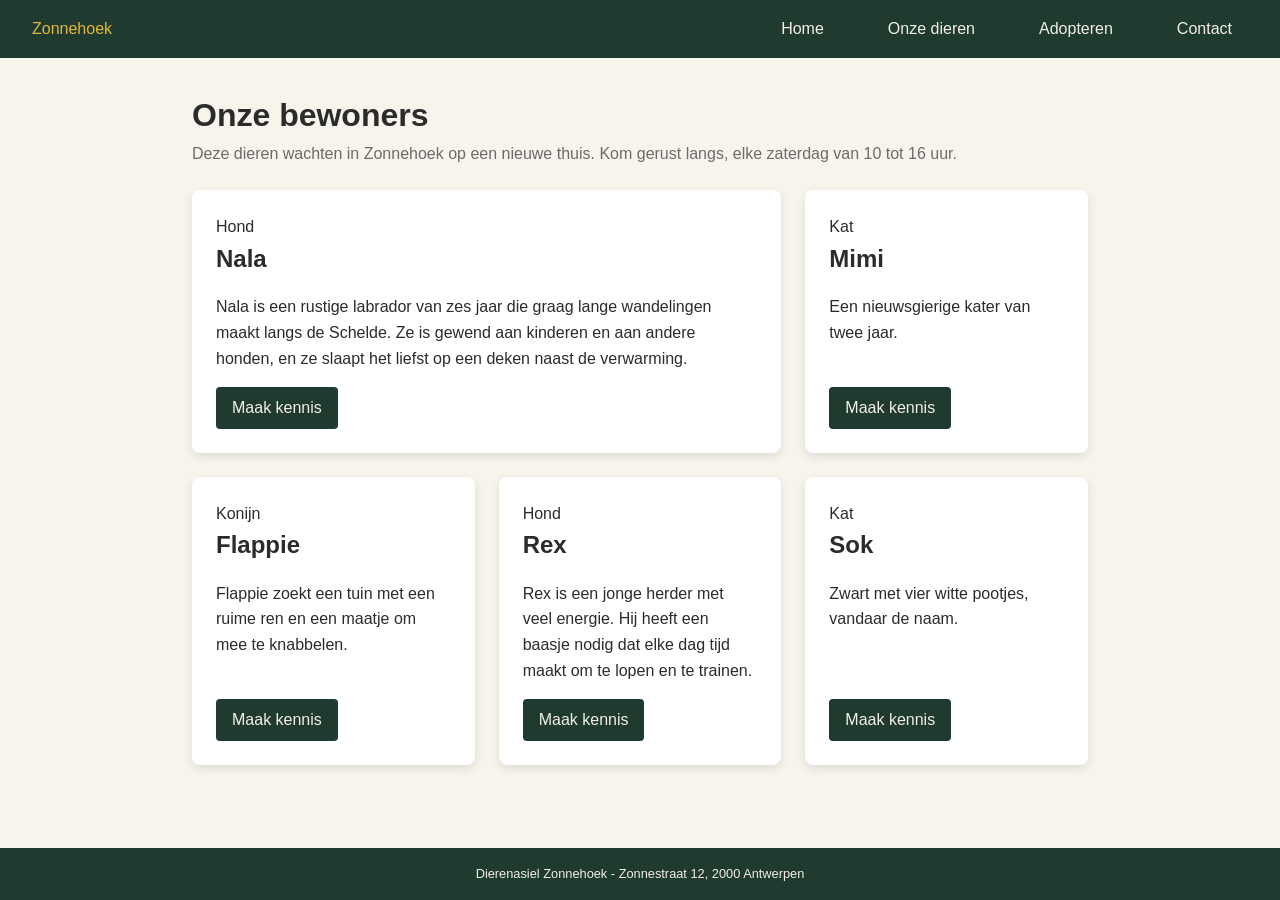
<file: labo-04/dierenasiel/index.html>
<!doctype html>
<html lang="nl">
<head>
  <meta charset="utf-8">
  <meta name="viewport" content="width=device-width, initial-scale=1">
  <title>Labo 4 - Dierenasiel Zonnehoek</title>
  <link rel="stylesheet" href="css/reset.css">
  <link rel="stylesheet" href="css/stijl.css">
</head>
<body>
  <!-- Do not change this file. Write your CSS in css/stijl.css.
       Not visible in the screenshot: on :hover and :focus the links in the
       navigation get an underline, and a button turns dark (#2b2b2b). -->
  <header>
    <a class="logo" href="index.html">Zonnehoek</a>
    <nav>
      <ul>
        <li><a href="index.html">Home</a></li>
        <li><a href="dieren.html" class="actief">Onze dieren</a></li>
        <li><a href="adopteren.html">Adopteren</a></li>
        <li><a href="contact.html">Contact</a></li>
      </ul>
    </nav>
  </header>
  <main>
    <h1>Onze bewoners</h1>
    <p class="intro">Deze dieren wachten in Zonnehoek op een nieuwe thuis. Kom gerust langs, elke zaterdag van 10 tot 16 uur.</p>
    <ul class="kaarten">
      <li class="kaart uitgelicht">
        <p class="soort">Hond</p>
        <h2>Nala</h2>
        <p class="beschrijving">Nala is een rustige labrador van zes jaar die graag lange wandelingen maakt langs de Schelde. Ze is gewend aan kinderen en aan andere honden, en ze slaapt het liefst op een deken naast de verwarming.</p>
        <a class="knop" href="#">Maak kennis</a>
      </li>
      <li class="kaart">
        <p class="soort">Kat</p>
        <h2>Mimi</h2>
        <p class="beschrijving">Een nieuwsgierige kater van twee jaar.</p>
        <a class="knop" href="#">Maak kennis</a>
      </li>
      <li class="kaart">
        <p class="soort">Konijn</p>
        <h2>Flappie</h2>
        <p class="beschrijving">Flappie zoekt een tuin met een ruime ren en een maatje om mee te knabbelen.</p>
        <a class="knop" href="#">Maak kennis</a>
      </li>
      <li class="kaart">
        <p class="soort">Hond</p>
        <h2>Rex</h2>
        <p class="beschrijving">Rex is een jonge herder met veel energie. Hij heeft een baasje nodig dat elke dag tijd maakt om te lopen en te trainen.</p>
        <a class="knop" href="#">Maak kennis</a>
      </li>
      <li class="kaart">
        <p class="soort">Kat</p>
        <h2>Sok</h2>
        <p class="beschrijving">Zwart met vier witte pootjes, vandaar de naam.</p>
        <a class="knop" href="#">Maak kennis</a>
      </li>
    </ul>
  </main>
  <footer>
    <p>Dierenasiel Zonnehoek - Zonnestraat 12, 2000 Antwerpen</p>
  </footer>
</body>
</html>
</file>
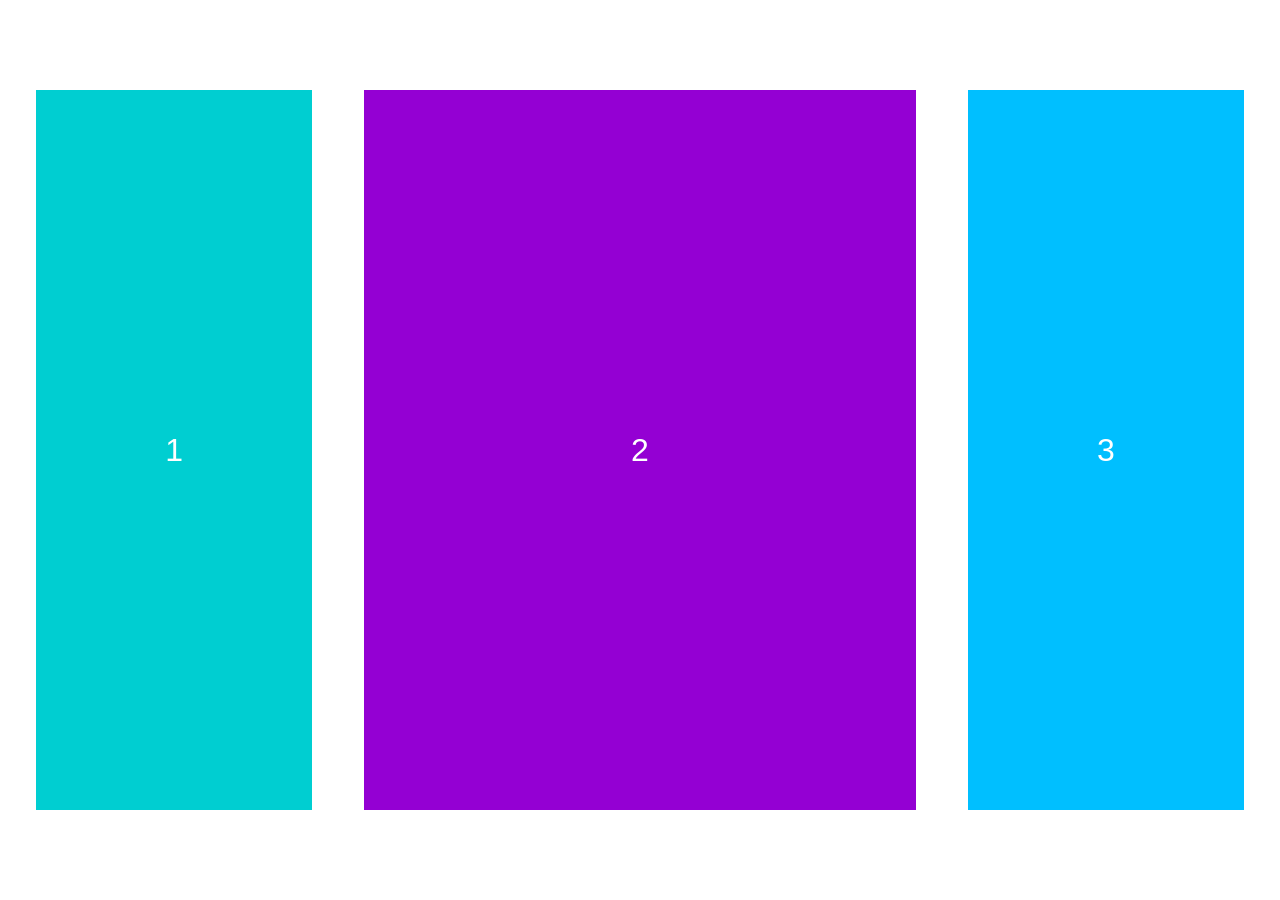
<file: labo-04/kolommen/index.html>
<!doctype html>
<html lang="nl">
<head>
  <meta charset="utf-8">
  <meta name="viewport" content="width=device-width, initial-scale=1">
  <title>Labo 4 - Drie kolommen</title>
  <link rel="stylesheet" href="css/reset.css">
  <link rel="stylesheet" href="css/stijl.css">
</head>
<body>
  <!-- Do not change this file. Write your CSS in css/stijl.css. -->
  <main>
    <div>1</div>
    <div>2</div>
    <div>3</div>
  </main>
</body>
</html>
</file>
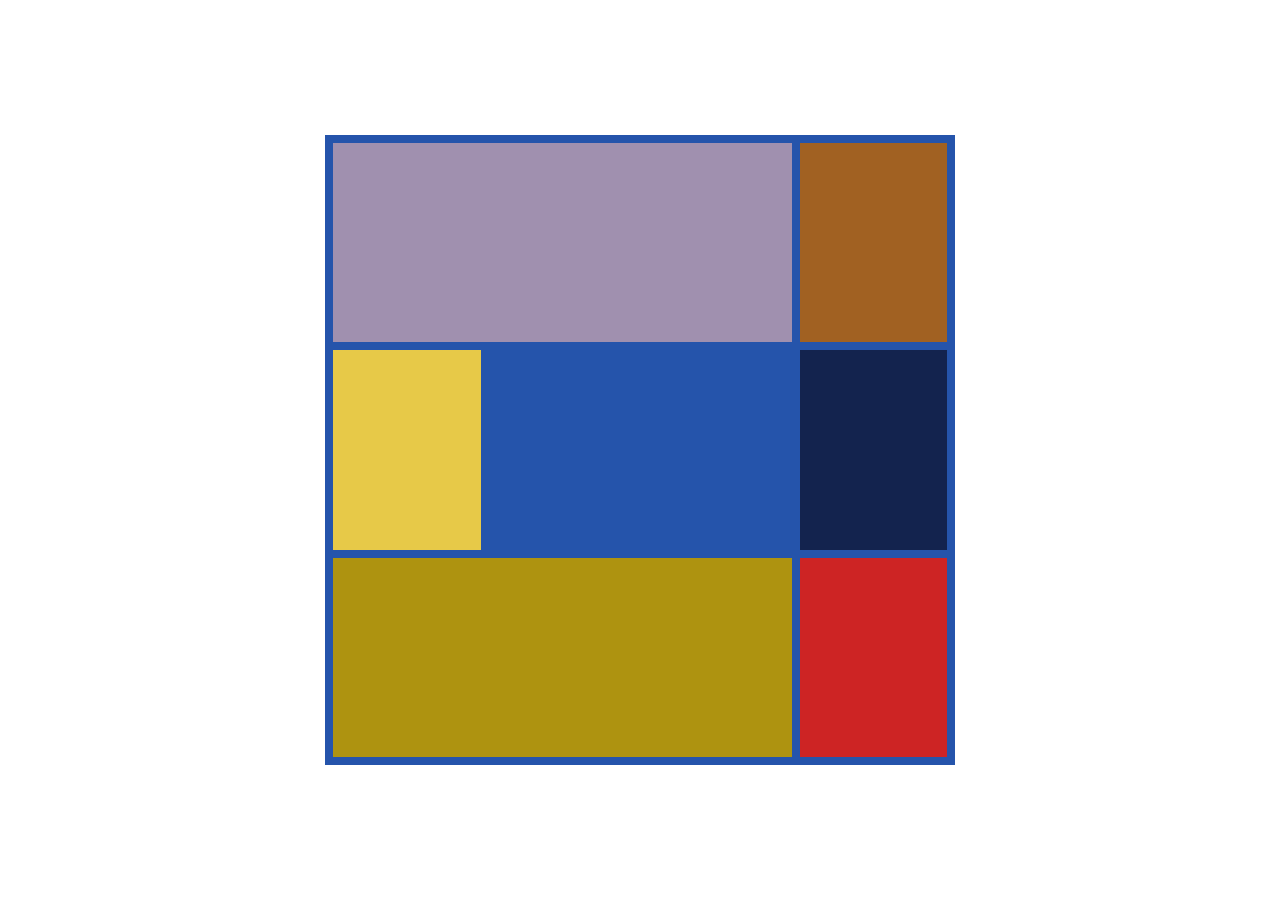
<file: labo-04/mondriaan/index.html>
<!doctype html>
<html lang="nl">
<head>
  <meta charset="utf-8">
  <meta name="viewport" content="width=device-width, initial-scale=1">
  <title>Labo 4 - Mondriaan</title>
  <link rel="stylesheet" href="css/reset.css">
  <link rel="stylesheet" href="css/stijl.css">
</head>
<body>
  <!-- Do not change this file. Write your CSS in css/stijl.css. -->
  <main class="schilderij">
    <div class="lila"></div>
    <div class="bruin"></div>
    <div class="geel"></div>
    <div class="marine"></div>
    <div class="olijf"></div>
    <div class="rood"></div>
  </main>
</body>
</html>
</file>
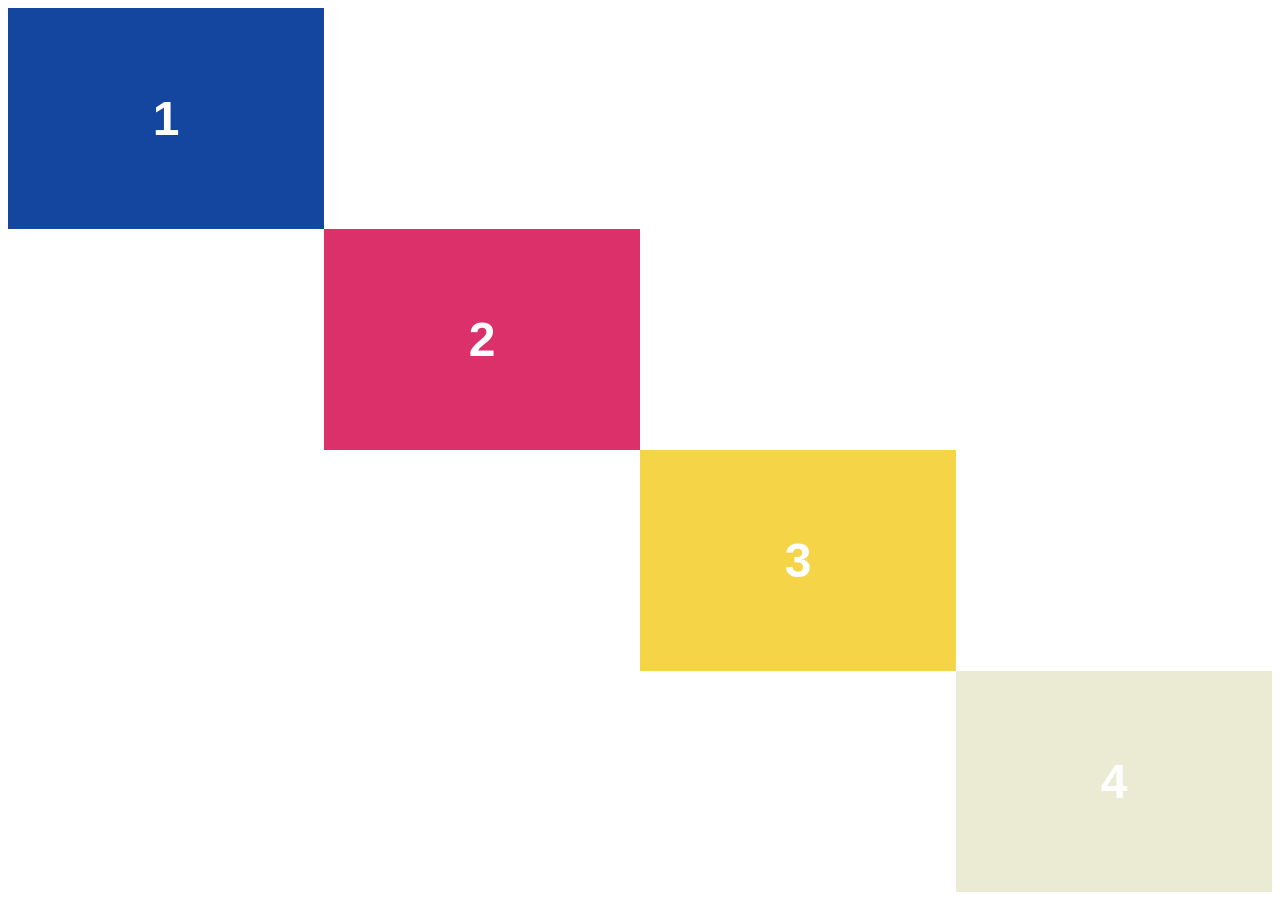
<file: labo-04/trap/index.html>
<!doctype html>
<html lang="nl">
<head>
  <meta charset="utf-8">
  <meta name="viewport" content="width=device-width, initial-scale=1">
  <title>Labo 4 - Trap</title>
  <link rel="stylesheet" href="css/reset.css">
  <link rel="stylesheet" href="css/stijl.css">
</head>
<body>
  <!-- Do not change this file. Write your CSS in css/stijl.css. -->
  <main class="trap">
    <div class="trede">1</div>
    <div class="trede">2</div>
    <div class="trede">3</div>
    <div class="trede">4</div>
  </main>
</body>
</html>
</file>
<file: labo-02/cascade/css/stijl.css>
/* stijl.css - oefening 3: voorspel, dan kijk. Wijzig dit bestand niet. */

/* Opmaak van de pagina zelf; doet niet mee in de vragen. */
body {
  font-family: Verdana, sans-serif;
  line-height: 1.6;
}

.vraag {
  border: 1px solid #8a8a89;
  padding: 0 1rem;
  margin-bottom: 1rem;
}

/* ---- vraag 1 ---- */
a {
  color: green;
}

/* ---- vraag 2 ---- */
.v2-tekst {
  color: red;
}

.v2-tekst {
  color: blue;
}

/* ---- vraag 3 ---- */
.opvallend {
  color: red;
}

em {
  color: blue;
}

/* ---- vraag 4 ---- */
.v4 > a {
  color: green;
}

.v4 a {
  color: red;
}

/* ---- vraag 5 ---- */
.een.twee.drie {
  color: red;
}

#v5-tekst {
  color: blue;
}

/* ---- vraag 6 ---- */
.v6 {
  color: red;
}

.v6-tekst {
  color: blue;
}

/* ---- vraag 7 ---- */
.v7 {
  color: red;
}

/* ---- vraag 8 ---- */
.v8-tekst {
  color: red;
}

/* ---- vraag 9 ---- */
h3 {
  color: red !important;
}

.v9-tekst {
  color: blue;
}

/* ---- vraag 10 ---- */
.v10-tekst {
  color: green;
  font-size: 1.5rem
  color: blue;
}
</file>
<file: labo-02/nabouw/css/stijl.css>
:root{
    --papier:  #fbf7f0;
    --inkt: #2b2b2b;
    --gedempt: #6b6b6b;
    --accent: #b5451b;
    --zebra: #f1e9dc;
    --font-heading: Georgia;
    --tekst: verdana;
}

body{
    background-color: var(--papier);
    line-height: 1.6rem;
}

li a{
    color: var(--accent);
    text-decoration: none;
    font-weight: bold;
}

h2,h3{
    font-weight: normal;
}

.intro{
    font-size: 1.25rem;
}

h3{
    color: var(--gedempt);
}

.kaart li:nth-child(odd){
    background-color: var(--zebra);
}

.prijs{
    color: var(--gedempt);
}

 #bonen + p a {
        color: var(--accent);
}

strong{
    color: var(--accent);
}

footer{
    text-align: center;
    color: var(--gedempt);
}

footer a{
    color: var(--gedempt);
}
</file>
<file: labo-02/selectors/css/stijl.css>
/* stijl.css - oefening 2: selectors schrijven en lezen */

/* Schrijf onder elke opdracht de regel met de selector die precies die
   elementen raakt. Gebruik de declaratie die erbij staat, zodat je in de
   browser meteen ziet wat je raakte. Voeg niets toe aan index.html. */

body {
  font-family: Verdana, sans-serif;
  line-height: 1.6;
}

/* 1. alle links in de navigatie -> color: crimson; */


/* 2. alleen de paragrafen in de footer -> font-size: 0.875rem; */


/* 3. alleen de lijstitems van het BUITENSTE niveau in de lijst met de class
      rassen (dus niet de items van de binnenlijsten) -> outline: 2px solid crimson;
      (outline tekent een kader rond precies het element dat je raakte; de
      property zelf komt in hoofdstuk 3) */


/* 4. de paragraaf die onmiddellijk na elke h2 komt -> font-style: italic; */


/* 5. elk oneven item in de lijst met openingsuren -> background-color: #f1e9dc; */


/* 6. het laatste item in de lijst met openingsuren -> color: crimson; */


/* 7. de slogan en de intro tegelijk, in één regel -> color: darkslateblue; */


/* 8. elke link in main wanneer de muis erover gaat OF wanneer ze focus heeft
      -> background-color: yellow; */



/* ---- Lezen: welke elementen raken deze vijf selectors? Schrijf het antwoord
   in één zin per selector in README.md. Verander hier niets. ---- */

/* a. header nav ul li a */
/* b. article > p */
/* c. .uren li:nth-child(3) */
/* d. h2 ~ p */
/* e. .rassen li:first-child */
</file>
<file: labo-03/kleuren/css/stijl.css>
/* stijl.css - labo 3, kleuren (reset.css is linked before this file) */

/* === tokens === */
:root {
--tomato: #FF6347;
--orangered: #FF4500;
--coral: #FF7F50;
--lightsalmon: #FFA07A;
--darkorange: #FF8C00;
--font: arial;
}

body{
    font-family: Arial, Helvetica, sans-serif;
    color: white;
}

ul{
    padding: 0;
    margin: 0;
    text-align: center;
}

.tomato{
    background-color: var(--tomato);
    height: 50vh;
    padding-top: 10rem;
}

.orangered{
    background-color: var(--orangered);
    height: 50vh;
    padding-top: 10rem;
}

.coral{
    background-color: var(--coral);
    height: 50vh;
    padding-top: 10rem;
}

.lightsalmon{
    background-color: var(--lightsalmon);
    height: 50vh;
    padding-top: 10rem;
}

.darkorange{
    background-color: var(--darkorange);
    height: 50vh;
    padding-top: 10rem;
}

.codes{
    letter-spacing: 0.25rem;
   
}

span{
     padding-right: 0.5rem;
}
/* === your rules === */
</file>
<file: labo-03/landing/css/stijl.css>
/* stijl.css - labo 3, landing (reset.css is linked before this file) */

/* === tokens === */
:root {

}

/* === your rules === */
</file>
<file: labo-03/slogan/css/stijl.css>
/* stijl.css - labo 3, slogan (reset.css is linked before this file) */

/* === tokens === */
:root {
--tekst: #282827;
--geel: #fccc00;
}

body{
    display: flex;
    flex-direction: column;
    justify-content: center;
    align-items: center;
    height: 100vh;
    font-family: Arial, Helvetica, sans-serif;
    color: var(--tekst);
}

h2{
text-align: center;
display: block;
font-size: 3rem;
padding-bottom: 1rem;
}

span{
    border-bottom: 0.5rem solid#fccc00;
    border-radius: 40%;
}

p{
text-align: center;
padding-bottom: 1rem;
}

a{
    display: block;
    color: white;
    text-decoration: none;
    padding: 0.5rem 1rem;
    background-color: black;
    border-radius: 0.75rem;
    font-size: 0.75rem;
}

a:hover:focus{
    background-color: darkgrey;
}
/* === your rules === */
</file>
<file: labo-03/tabblad/css/stijl.css>
/* stijl.css - labo 3, tabblad (reset.css is linked before this file) */

/* === tokens === */
:root {

}

/* === your rules === */
</file>
<file: labo-04/dierenasiel/css/stijl.css>
/* stijl.css - labo 4, dierenasiel (reset.css is linked before this file) */

/* === tokens === */
:root {
--paper: #f7f4ec;
--inkt: #2b2b2b;
--kaart: white;
--gedempt: #6b6b6b;
--green: #1f3a2e;
--tekst:#f3efe6;
--accent: #e6b53c;
--font-family: Georgia;
}

header{
    display: flex;
    justify-content: space-between;
    align-items: center;
    padding: 0rem 2rem;
    background-color: var(--green);
}

body{
    background-color: var(--paper);
    margin: 0;
    min-height: 100vh;
    display: grid;
    grid-template-rows: auto 1fr auto;
    background-color: #f7f4ec;
    color: #2b2b2b;
    font-family: Verdana, sans-serif;
    line-height: 1.6;
}




nav ul{
    display: flex;
    justify-content: space-between;
    align-items: center;
    gap: 2rem;
    list-style: none;
    color: var(--tekst);


}

ul a:hover{
    color: var(--accent);
}
header a{
    color: var(--accent);
    text-decoration: none; 
    font-size: 1rem;
}

.intro{
margin-bottom: 1.5rem;
color: var(--gedempt);

}

ul a{
    color: var(--tekst);
    text-decoration: none;
    background-color: var(--green);
    padding: 1rem;
}

.kaarten {
    display: grid;
    grid-template-columns: repeat(3, 1fr);
    gap: 15px;
    list-style: none;
    padding: 0;
}

.uitgelicht {
    grid-column: 1/3;
}

main {
    width: 100%;
    max-width: 60rem;
    padding: 2rem;
    margin: 0 auto;
}

.kaarten{
    display: grid;
    grid-template-columns: repeat(3fr, 1fr);
    gap: 1.5rem;
    list-style: none;
    padding: 0;
    margin: 0;
}

.kaart{
    display: flex;
    flex-direction: column;
    align-items: flex-start;
    background-color: white;
    padding: 1.5rem;
    border-radius: 0.5rem;
    box-shadow: 0 3.5px 10px rgba(0, 0, 0, 0.10);
}

.knop {
    display: inline-block;
    margin-top: auto;
    padding: 0.5rem 1rem;
    background-color: #1f3a2e;
    color: #f3efe6;
    text-decoration: none;
    border-radius: 0.25rem;
}

.beschrijving{
    padding: 1rem 0rem 1rem 0rem;
}

footer{
    background-color: var(--green);
    color: var(--tekst);
    padding: 1rem;
    font-size: 0.8rem;
    display: flex;
    justify-content: center;

}
/* === your rules === */
</file>
<file: labo-04/kolommen/css/stijl.css>
/* stijl.css - labo 4, kolommen (reset.css is linked before this file) */

/* === tokens === */
:root {
--darkturquoise: darkturquoise;
--darkviolet: darkviolet;
--deepskyblue:deepskyblue;
--color: white;
--font: Aria;
}

main{
    display: grid;
    grid-template-columns: 1fr 2fr 1fr;
    height: 100vh;
    padding: 10vh 4vh;
    gap: 4vw;

}

div{
    display: flex;
    justify-content: center;
    align-items: center;
    color: var(--color);
    font-family: Arial, Helvetica, sans-serif;
    font-size: 2rem;

}

div:nth-child(1){
    flex: 1;
    background-color: var(--darkturquoise);
}
div:nth-child(2){
    flex: 2;
    background-color: var(--darkviolet);
}
div:nth-child(3){
    flex: 1;
    background-color: var(--deepskyblue);
}


/**main{
    display: flex;
    height: 100vh;
    padding: 10vh 4vh;
    gap: 4vw;

}

div{
    display: flex;
    justify-content: center;
    align-items: center;
    color: var(--color);
    font-family: Arial, Helvetica, sans-serif;
    font-size: 2rem;

}

div:nth-child(1){
    flex: 1;
    background-color: var(--darkturquoise);
}
div:nth-child(2){
    flex: 2;
    background-color: var(--darkviolet);
}
div:nth-child(3){
    flex: 1;
    background-color: var(--deepskyblue);
}

/* === your rules === */
</file>
<file: labo-04/mondriaan/css/stijl.css>
/* stijl.css - labo 4, mondriaan (reset.css is linked before this file) */

/* === tokens === */
:root {
--background:#2554ab;
--lila: #a090af;
--bruin:#a16122;
--geel:#e7c948;
--marine: #13234e;
--olijf:#ae9310;
--rood:#cd2424;
}

body{
    display: flex;
    justify-content: center;
    margin: 15vh;
}

.schilderij{
    background-color: var(--background);
    display: grid;
    grid-template-columns: repeat(4, 1fr);
    grid-template-rows: repeat(3, 1fr);
    height: 70vh;
    width: 70vh;
    gap: 0.5rem;
    padding: 0.5rem;
    
}

.lila{
    background-color: var(--lila);
   grid-column: 1/4;
}

.bruin{
    background-color: var(--bruin);
}

.geel{
    background-color: var(--geel);
}

.marine{
    background-color: var(--marine);
    grid-column: 4/5;
}

.olijf{
    background-color: var(--olijf);
    grid-column: 1/4;
}

.rood{
    background-color: var(--rood);
}
/* === your rules === */
</file>
<file: labo-04/trap/css/stijl.css>
/* stijl.css - labo 4, trap (reset.css is linked before this file) */

/* === tokens === */
:root {
--blauw: #1446a0;
--rood:#db3069;
--geel:#f5d547;
--beige: #ebebd3;
}

.trap{
    display: grid;
    grid-template-columns: repeat(4, 1fr);
    grid-template-rows: repeat(4, 1fr);
    width: 100vw;
    height: 100vh;
    font-family: Arial, Helvetica, sans-serif;
    color: white;
    font-size: 3rem;
    font-weight: bold;
    padding: 0.5rem;
}

.trap :nth-child(1){
    background-color: var(--blauw);
    grid-column: 1;
    grid-row: 1;
    display: grid;
    place-items: center;

}
.trap :nth-child(2){
    background-color: var(--rood);
    grid-column: 2;
    grid-row: 2;
    display: grid;
    place-items: center;
}
.trap :nth-child(3){
    background-color: var(--geel);
     grid-column: 3;
     grid-row: 3;
     display: grid;
    place-items: center;
}
.trap :nth-child(4){
    background-color: var(--beige);
     grid-column: 4;
     grid-row: 4;
    color: white;
     display: grid;
     place-items: center;
}
/* === your rules === */
</file>
